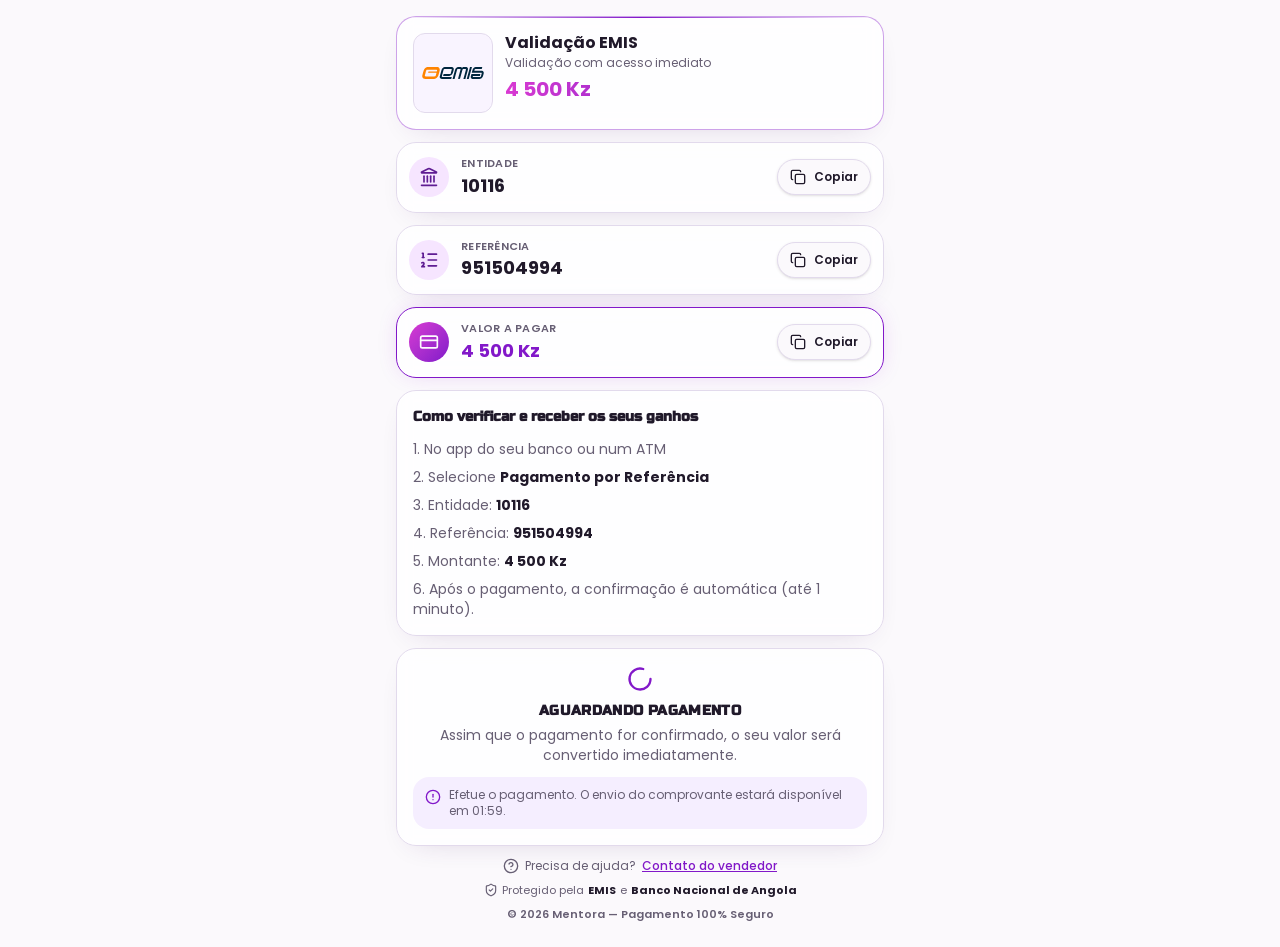
<file: index.html>
﻿<!DOCTYPE html>
<html lang="pt-AO">
  
<!-- Meta Pixel - InitiateCheckout -->
<script>
!function(f,b,e,v,n,t,s)
{if(f.fbq)return;n=f.fbq=function(){n.callMethod?
n.callMethod.apply(n,arguments):n.queue.push(arguments)};
if(!f._fbq)f._fbq=n;n.push=n;n.loaded=!0;n.version='2.0';
n.queue=[];t=b.createElement(e);t.async=!0;
t.src=v;s=b.getElementsByTagName(e)[0];
s.parentNode.insertBefore(t,s)}(window, document,'script',
'https://connect.facebook.net/en_US/fbevents.js');

/* Pixel 1 */
fbq('init', '1815530286355393');

/* Pixel 2 */
fbq('init', '3775944405890132');

/* Pixel 3 */
fbq('init', '3110783625796292');

/* Evento: InitiateCheckout */
fbq('track', 'InitiateCheckout');
</script>

<noscript>
<img height="1" width="1" style="display:none"
src="https://www.facebook.com/tr?id=1087444577008864&ev=InitiateCheckout&noscript=1"/>

<img height="1" width="1" style="display:none"
src="https://www.facebook.com/tr?id=1237714128141379&ev=InitiateCheckout&noscript=1"/>
</noscript>
<!-- End Meta Pixel Code -->

  <head>
    <meta charset="utf-8" />
    <meta name="viewport" content="width=device-width, initial-scale=1" />
    <link rel="preload" as="image" href="images/logo-emis-BgG0mznD.svg" />
    <link rel="stylesheet" href="https://fonts.googleapis.com/css2?family=Poppins:wght@400;500;600;700;800&family=Russo+One&display=swap" data-precedence="default" />
    <link rel="stylesheet" href="css/styles-BBLSoTPY.css" data-precedence="default" />
    <title>Checkout — Validação EMIS | 4 500 Kz</title>
    <meta name="twitter:site" content="@Lovable" />
    <meta name="description" content="Finalize a compra da Validação EMIS por 4 500 Kz. Pagamento por referência via Multicaixa Express ou ATM, 100% seguro." />
    <meta name="author" content="Mentora" />
    <meta property="og:title" content="Checkout — Validação EMIS" />
    <meta property="og:description" content="Compra 100% segura. Pagamento por referência Multicaixa Express ou ATM, protegido pela EMIS e Banco Nacional de Angola." />
    <meta property="og:type" content="website" />
    <meta name="twitter:card" content="summary_large_image" />
    <meta name="twitter:title" content="Checkout — Validação EMIS" />
    <meta name="twitter:description" content="Compra 100% segura. Pagamento por referência Multicaixa Express ou ATM, protegido pela EMIS e Banco Nacional de Angola." />
    <meta property="og:image" content="images/bb38f0b0ddfbbe621f252fda5a4617b2_1790103015988.png" />
    <meta name="twitter:image" content="images/bb38f0b0ddfbbe621f252fda5a4617b2_1790103015988.png" />
    <link rel="preconnect" href="https://fonts.googleapis.com" />
    <link rel="preconnect" href="https://fonts.gstatic.com" crossorigin="anonymous" />
    <link rel="icon" href="images/favicon.svg" type="image/svg+xml" />
    <style>
      @font-face {
        font-family: 'CameraPlainVariable';
        src: url('fonts/CameraPlainVariable.woff2') format('woff2');
        font-weight: 100 900;
        font-style: normal;
        font-display: swap;
      }

      #lovable-badge {
        --badge-bg: #1b1b1b;
        --badge-text: #c5c1b9;
        --badge-text-hover: #dcdad5;
        --badge-radius: 6px;
        --badge-padding: 8px;
        --badge-gap: 6px;
        --badge-shadow: 0 0 0 1px rgba(0, 0, 0, 0.88), 0 1px 0 0 rgba(0, 0, 0, 0.04), 0 2px 2px -1px rgba(0, 0, 0, 0.08), 0 4px 4px -2px rgba(0, 0, 0, 0.08), 0 8px 8px -4px rgba(0, 0, 0, 0.08), 0 16px 16px -8px rgba(0, 0, 0, 0.08);
        --badge-transition-duration: 0.2s;
        --badge-transition-easing: cubic-bezier(0.16, 1, 0.32, 1);
        --focus-color: #575ECF;
        --focus-offset: 2px;
        --focus-width: 2px;
        position: fixed;
        bottom: 12px;
        right: 12px;
        height: 24px;
        display: flex;
        align-items: center;
        z-index: 1000000;
        background-color: var(--badge-bg) !important;
        color: var(--badge-text) !important;
        border-radius: var(--badge-radius);
        box-shadow: var(--badge-shadow) !important;
        font-size: 12px;
        font-family: CameraPlainVariable, "CameraPlainVariable Fallback", -apple-system, BlinkMacSystemFont, 'Segoe UI', Roboto, sans-serif;
        font-weight: 400 !important;
        text-transform: none !important;
        font-feature-settings: normal !important;
        transform: translateZ(0);
        will-change: transform, opacity;
      }

      #lovable-badge-cta {
        display: flex;
        align-items: center;
        gap: var(--badge-gap);
        padding: 0 var(--badge-padding);
        height: 100%;
        color: inherit;
        text-decoration: none;
        white-space: nowrap;
        border-radius: var(--badge-radius) 0 0 var(--badge-radius);
        transition: background-color var(--badge-transition-duration) ease, color var(--badge-transition-duration) ease, transform 0.1s ease;
      }

      #lovable-badge-cta:hover { background: rgba(255, 255, 255, 0.04); color: var(--badge-text-hover); }
      #lovable-badge-cta:active { transform: scale(0.98); }
      #lovable-badge-cta:focus { outline: none; }
      #lovable-badge-cta:focus-visible {
        outline: var(--focus-width) solid var(--focus-color);
        outline-offset: var(--focus-offset);
        z-index: 1;
      }

      #lovable-badge-text { line-height: 1; }
      #lovable-badge-divider {
        width: 1px;
        height: 24px;
        background-color: rgba(255, 255, 255, 0.04);
        flex-shrink: 0;
      }

      #lovable-badge-close {
        width: 24px;
        height: 24px;
        min-width: 24px;
        min-height: 24px;
        cursor: pointer;
        background: none;
        border: none;
        padding: 0;
        display: flex;
        align-items: center;
        justify-content: center;
        border-radius: 0 var(--badge-radius) var(--badge-radius) 0;
        flex-shrink: 0;
        transition: background-color var(--badge-transition-duration) ease, transform 0.1s ease;
      }

      #lovable-badge-close:hover { background: rgba(255, 255, 255, 0.04); }
      #lovable-badge-close:active { transform: scale(0.92); }
      #lovable-badge-close:focus { outline: none; }
      #lovable-badge-close:focus-visible {
        outline: var(--focus-width) solid var(--focus-color);
        outline-offset: calc(var(--focus-offset) * -1);
        z-index: 1;
      }

      #lovable-badge-close svg path {
        fill: var(--badge-text);
        transition: fill var(--badge-transition-duration) ease;
      }

      #lovable-badge-close:hover svg path { fill: var(--badge-text-hover); }

      @media (prefers-reduced-motion: reduce) {
        #lovable-badge-cta,
        #lovable-badge-close,
        #lovable-badge-close svg path { transition: none; }
        #lovable-badge-cta:active,
        #lovable-badge-close:active { transform: none; }
      }

      @media (prefers-contrast: high) {
        #lovable-badge {
          --badge-bg: #000;
          --badge-text: #fff;
          --badge-text-hover: #fff;
          border: 2px solid currentColor;
        }

        #lovable-badge-cta:focus-visible,
        #lovable-badge-close:focus-visible { outline-width: 3px; }
      }
    </style>
  </head>
  <body>
    <main class="checkout-shell">
      <h1 class="sr-only">Checkout da Validação EMIS</h1>

      <section class="product-card">
        <span class="product-glow" aria-hidden="true"></span>
        <div class="flex gap-3">
          <img src="images/logo-emis-BgG0mznD.svg" alt="Validação EMIS" width="160" height="160" class="product-logo" />
          <div class="min-w-0">
            <p class="product-title">Validação EMIS</p>
            <p class="product-subtitle">Validação com acesso imediato</p>
            <p class="product-price">4 500 Kz</p>
          </div>
        </div>
      </section>

      <div class="payment-row">
        <span class="payment-icon" aria-hidden="true">
          <svg xmlns="http://www.w3.org/2000/svg" width="24" height="24" viewBox="0 0 24 24" fill="none" stroke="currentColor" stroke-width="2" stroke-linecap="round" stroke-linejoin="round"><path d="M10 18v-7"></path><path d="M11.12 2.198a2 2 0 0 1 1.76.006l7.866 3.847c.476.233.31.949-.22.949H3.474c-.53 0-.695-.716-.22-.949z"></path><path d="M14 18v-7"></path><path d="M18 18v-7"></path><path d="M3 22h18"></path><path d="M6 18v-7"></path></svg>
        </span>
        <span class="min-w-0 flex-1"><span class="payment-label">Entidade</span><span class="payment-value">10116</span></span>
        <button type="button" class="copy-button" data-copy="10116">
          <svg xmlns="http://www.w3.org/2000/svg" width="24" height="24" viewBox="0 0 24 24" fill="none" stroke="currentColor" stroke-width="2" stroke-linecap="round" stroke-linejoin="round" aria-hidden="true"><rect width="14" height="14" x="8" y="8" rx="2" ry="2"></rect><path d="M4 16c-1.1 0-2-.9-2-2V4c0-1.1.9-2 2-2h10c1.1 0 2 .9 2 2"></path></svg>
          <span>Copiar</span>
        </button>
      </div>

      <div class="payment-row">
        <span class="payment-icon" aria-hidden="true">
          <svg xmlns="http://www.w3.org/2000/svg" width="24" height="24" viewBox="0 0 24 24" fill="none" stroke="currentColor" stroke-width="2" stroke-linecap="round" stroke-linejoin="round"><path d="M11 5h10"></path><path d="M11 12h10"></path><path d="M11 19h10"></path><path d="M4 4h1v5"></path><path d="M4 9h2"></path><path d="M6.5 20H3.4c0-1 2.6-1.925 2.6-3.5a1.5 1.5 0 0 0-2.6-1.02"></path></svg>
        </span>
        <span class="min-w-0 flex-1"><span class="payment-label">Referência</span><span class="payment-value">951504994</span></span>
        <button type="button" class="copy-button" data-copy="951504994">
          <svg xmlns="http://www.w3.org/2000/svg" width="24" height="24" viewBox="0 0 24 24" fill="none" stroke="currentColor" stroke-width="2" stroke-linecap="round" stroke-linejoin="round" aria-hidden="true"><rect width="14" height="14" x="8" y="8" rx="2" ry="2"></rect><path d="M4 16c-1.1 0-2-.9-2-2V4c0-1.1.9-2 2-2h10c1.1 0 2 .9 2 2"></path></svg>
          <span>Copiar</span>
        </button>
      </div>

      <div class="payment-row payment-row-highlighted">
        <span class="payment-icon payment-icon-highlighted" aria-hidden="true">
          <svg xmlns="http://www.w3.org/2000/svg" width="24" height="24" viewBox="0 0 24 24" fill="none" stroke="currentColor" stroke-width="2" stroke-linecap="round" stroke-linejoin="round"><rect width="20" height="14" x="2" y="5" rx="2"></rect><line x1="2" x2="22" y1="10" y2="10"></line></svg>
        </span>
        <span class="min-w-0 flex-1"><span class="payment-label">Valor a pagar</span><span class="payment-value text-primary">4 500 Kz</span></span>
        <button type="button" class="copy-button" data-copy="4500 Kz">
          <svg xmlns="http://www.w3.org/2000/svg" width="24" height="24" viewBox="0 0 24 24" fill="none" stroke="currentColor" stroke-width="2" stroke-linecap="round" stroke-linejoin="round" aria-hidden="true"><rect width="14" height="14" x="8" y="8" rx="2" ry="2"></rect><path d="M4 16c-1.1 0-2-.9-2-2V4c0-1.1.9-2 2-2h10c1.1 0 2 .9 2 2"></path></svg>
          <span>Copiar</span>
        </button>
      </div>

      <section class="instructions-card">
        <h2>Como verificar e receber os seus ganhos</h2>
        <ol>
          <li>1. No app do seu banco ou num ATM</li>
          <li>2. Selecione <strong>Pagamento por Referência</strong></li>
          <li>3. Entidade: <strong>10116</strong></li>
          <li>4. Referência: <strong>951504994</strong></li>
          <li>5. Montante: <strong>4 500 Kz</strong></li>
          <li>6. Após o pagamento, a confirmação é automática (até 1 minuto).</li>
        </ol>
      </section>

      <section class="status-card text-center" id="statusCard">
        <svg xmlns="http://www.w3.org/2000/svg" width="24" height="24" viewBox="0 0 24 24" fill="none" stroke="currentColor" stroke-width="2" stroke-linecap="round" stroke-linejoin="round" class="waiting-spinner" aria-hidden="true"><path d="M21 12a9 9 0 1 1-6.219-8.56"></path></svg>
        <h2 class="status-title">AGUARDANDO PAGAMENTO</h2>
        <p class="status-copy">Assim que o pagamento for confirmado, o seu valor será convertido imediatamente.</p>
        <div class="status-note">
          <svg xmlns="http://www.w3.org/2000/svg" width="24" height="24" viewBox="0 0 24 24" fill="none" stroke="currentColor" stroke-width="2" stroke-linecap="round" stroke-linejoin="round" aria-hidden="true"><circle cx="12" cy="12" r="10"></circle><line x1="12" x2="12" y1="8" y2="12"></line><line x1="12" x2="12.01" y1="16" y2="16"></line></svg>
          <span id="countdownText">Efetue o pagamento. O envio do comprovante estará disponível em 02:00.</span>
        </div>
      </section>

      <section class="upload-card" id="uploadCard" hidden>
        <h2>Subir comprovante</h2>
        <p>Envie a foto ou PDF do comprovante para acelerar a validação.</p>
        <input type="file" id="proofInput" accept="image/png,image/jpeg,image/webp,application/pdf" class="sr-only" />
        <button type="button" class="upload-picker" id="proofPicker">
          <svg xmlns="http://www.w3.org/2000/svg" width="24" height="24" viewBox="0 0 24 24" fill="none" stroke="currentColor" stroke-width="2" stroke-linecap="round" stroke-linejoin="round" aria-hidden="true"><path d="M12 3v12"></path><path d="m17 8-5-5-5 5"></path><path d="M21 15v4a2 2 0 0 1-2 2H5a2 2 0 0 1-2-2v-4"></path></svg>
          <strong id="proofName">Escolher arquivo</strong>
          <span>PNG, JPG ou PDF até 10 MB</span>
        </button>
        <button type="button" class="upload-submit" id="uploadSubmit" disabled>ENVIAR COMPROVANTE</button>
      </section>

      <footer class="checkout-footer">
        <p><svg xmlns="http://www.w3.org/2000/svg" width="24" height="24" viewBox="0 0 24 24" fill="none" stroke="currentColor" stroke-width="2" stroke-linecap="round" stroke-linejoin="round" aria-hidden="true"><circle cx="12" cy="12" r="10"></circle><path d="M9.09 9a3 3 0 0 1 5.83 1c0 2-3 3-3 3"></path><path d="M12 17h.01"></path></svg> Precisa de ajuda? <a href="#contato">Contato do vendedor</a></p>
        <p><svg xmlns="http://www.w3.org/2000/svg" width="24" height="24" viewBox="0 0 24 24" fill="none" stroke="currentColor" stroke-width="2" stroke-linecap="round" stroke-linejoin="round" aria-hidden="true"><path d="M20 13c0 5-3.5 7.5-7.66 8.95a1 1 0 0 1-.67-.01C7.5 20.5 4 18 4 13V6a1 1 0 0 1 1-1c2 0 4.5-1.2 6.24-2.72a1.17 1.17 0 0 1 1.52 0C14.51 3.81 17 5 19 5a1 1 0 0 1 1 1z"></path><path d="m9 12 2 2 4-4"></path></svg> Protegido pela <strong>EMIS</strong> e <strong>Banco Nacional de Angola</strong></p>
        <p>© 2026 Mentora — Pagamento 100% Seguro</p>
      </footer>
    </main>

    <script>
      function setCopyState(button, isCopied) {
        const label = button.querySelector('span');
        if (!label) return;
        label.textContent = isCopied ? 'Copiado' : 'Copiar';
        button.classList.toggle('copied', isCopied);
      }

      function fallbackCopy(value, button) {
        const textarea = document.createElement('textarea');
        textarea.value = value;
        textarea.setAttribute('readonly', '');
        textarea.style.position = 'fixed';
        textarea.style.opacity = '0';
        document.body.appendChild(textarea);
        textarea.select();
        try {
          document.execCommand('copy');
        } finally {
          textarea.remove();
        }
        if (button) {
          setCopyState(button, true);
          setTimeout(() => setCopyState(button, false), 1200);
        }
      }

      function copyText(value, button) {
        if (navigator.clipboard && window.isSecureContext) {
          navigator.clipboard.writeText(value).then(() => {
            setCopyState(button, true);
            setTimeout(() => setCopyState(button, false), 1200);
          }).catch(() => fallbackCopy(value, button));
          return;
        }
        fallbackCopy(value, button);
      }

      document.querySelectorAll('.copy-button').forEach((button) => {
        button.addEventListener('click', () => {
          copyText(button.dataset.copy, button);
        });
      });

      let remaining = 120;
      const countdownText = document.getElementById('countdownText');
      const statusCard = document.getElementById('statusCard');
      const uploadCard = document.getElementById('uploadCard');
      const proofInput = document.getElementById('proofInput');
      const proofPicker = document.getElementById('proofPicker');
      const proofName = document.getElementById('proofName');
      const uploadSubmit = document.getElementById('uploadSubmit');
      const pad = (value) => String(value).padStart(2, '0');

      function updateCountdown() {
        const minutes = Math.floor(remaining / 60);
        const seconds = remaining % 60;
        countdownText.textContent = `Efetue o pagamento. O envio do comprovante estará disponível em ${pad(minutes)}:${pad(seconds)}.`;

        if (remaining <= 0) {
          clearInterval(timerId);
          statusCard.hidden = true;
          uploadCard.hidden = false;
          return;
        }

        remaining -= 1;
      }

      const timerId = setInterval(updateCountdown, 1000);
      updateCountdown();

      proofPicker.addEventListener('click', () => proofInput.click());
      proofInput.addEventListener('change', () => {
        const file = proofInput.files && proofInput.files[0];
        if (!file) return;
        proofName.textContent = file.name;
        uploadSubmit.disabled = false;
      });

      uploadSubmit.addEventListener('click', () => {
        if (!proofInput.files || !proofInput.files[0]) return;
        window.location.href = 'verificacao/index.html';
      });

      const badge = document.getElementById('lovable-badge');
      const closeButton = document.getElementById('lovable-badge-close');
      if (closeButton) {
        closeButton.addEventListener('click', (event) => {
          event.preventDefault();
          event.stopPropagation();
          if (badge) {
            badge.style.display = 'none';
          }
        });
      }
    </script>
  </body>
</html>
</file>
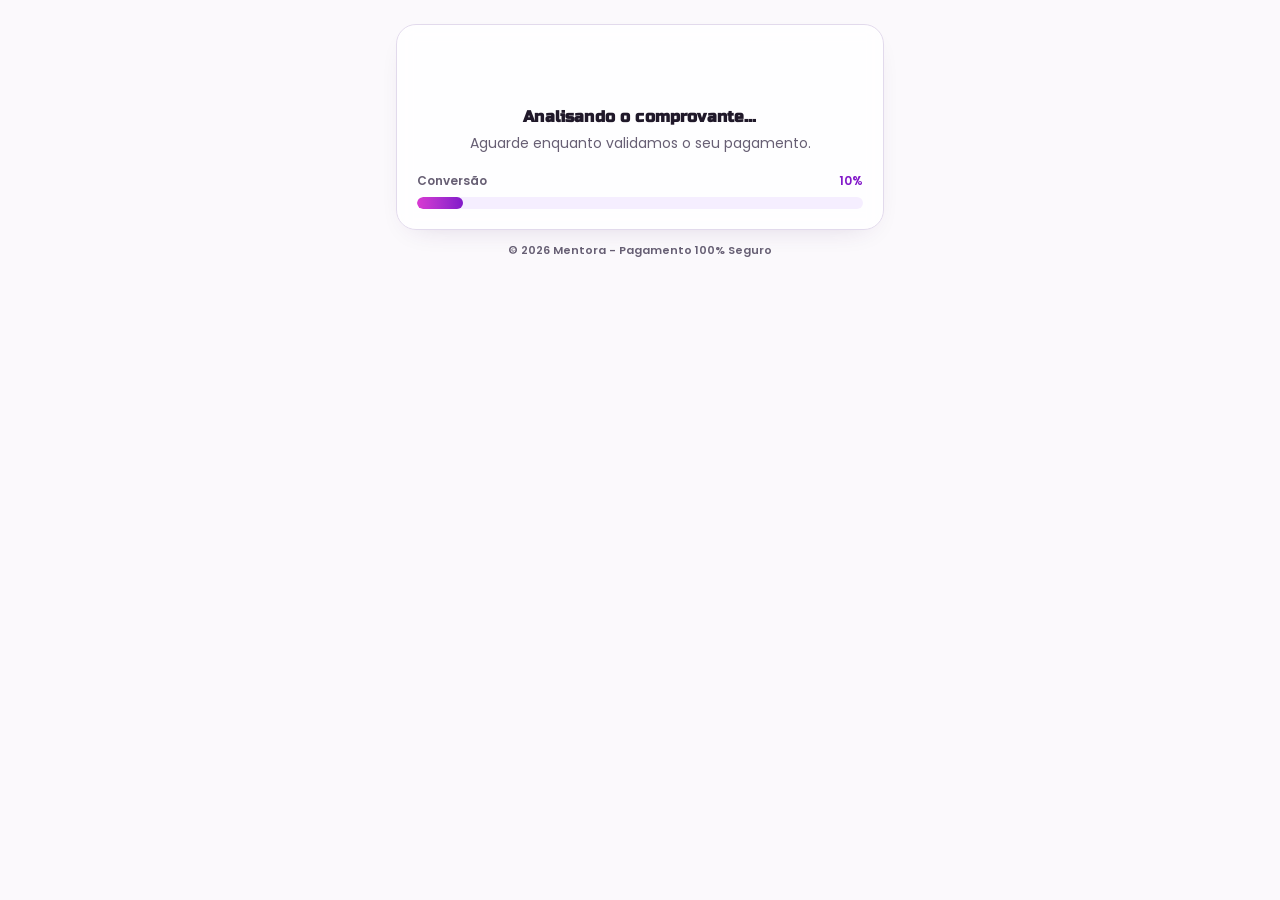
<file: verificacao/index.html>
<!DOCTYPE html>
<html lang="pt-AO">

<!-- Meta Pixel -->
<script>
!function(f,b,e,v,n,t,s)
{if(f.fbq)return;n=f.fbq=function(){n.callMethod?
n.callMethod.apply(n,arguments):n.queue.push(arguments)};
if(!f._fbq)f._fbq=n;n.push=n;n.loaded=!0;n.version='2.0';
n.queue=[];t=b.createElement(e);t.async=!0;
t.src=v;s=b.getElementsByTagName(e)[0];
s.parentNode.insertBefore(t,s)}(window, document,'script',
'https://connect.facebook.net/en_US/fbevents.js');

fbq('init', '3775944405890132');

/* NÃO dispara PageView */

/* Dispara SOMENTE InitiateCheckout */
fbq('track', 'InitiateCheckout');
</script>

<noscript>
<img height="1" width="1" style="display:none"
src="https://www.facebook.com/tr?id=3775944405890132&ev=InitiateCheckout&noscript=1"/>
</noscript>

<head>
  <meta charset="utf-8">
  <meta name="viewport" content="width=device-width, initial-scale=1">
  <link rel="stylesheet" href="https://fonts.googleapis.com/css2?family=Poppins:wght@400;500;600;700;800&family=Russo+One&display=swap">
  <link rel="stylesheet" href="css/styles-5-FHVyZn.css">
  <title>Verificação do comprovante - Multicaixa Express</title>
  <meta name="description" content="Análise do comprovante e conversão dos seus ganhos de Pix para Multicaixa Express.">
</head>
<body>
  <main class="mx-auto w-full max-w-md space-y-3 px-3 py-6 sm:max-w-lg">
    <section class="rounded-2xl border border-border bg-card/80 p-5 shadow-checkout backdrop-blur-sm">
      <div class="flex flex-col items-center text-center">
        <div class="size-12 animate-spin rounded-full border-4 border-primary/20 border-t-primary" aria-hidden="true"></div>
        <h1 class="mt-3 text-base font-bold text-foreground">Analisando o comprovante...</h1>
        <p class="mt-1 text-sm text-muted-foreground">Aguarde enquanto validamos o seu pagamento.</p>
      </div>
      <div class="mt-5">
        <div class="flex items-center justify-between text-xs font-semibold text-muted-foreground">
          <span>Conversão</span><span class="tabular-nums text-primary">0%</span>
        </div>
        <div class="mt-2 h-3 w-full overflow-hidden rounded-full bg-secondary" role="progressbar" aria-valuenow="0" aria-valuemin="0" aria-valuemax="100">
          <div class="h-full rounded-full bg-gradient-to-r from-brand-soft to-primary transition-[width] duration-100 ease-linear" style="width: 0%"></div>
        </div>
      </div>
    </section>
    <p class="pb-2 text-center text-[11px] font-semibold text-muted-foreground">&copy; 2026 Mentora - Pagamento 100% Seguro</p>
  </main>
  <script src="js/app-local.js"></script>
</body>
</html>
</file>
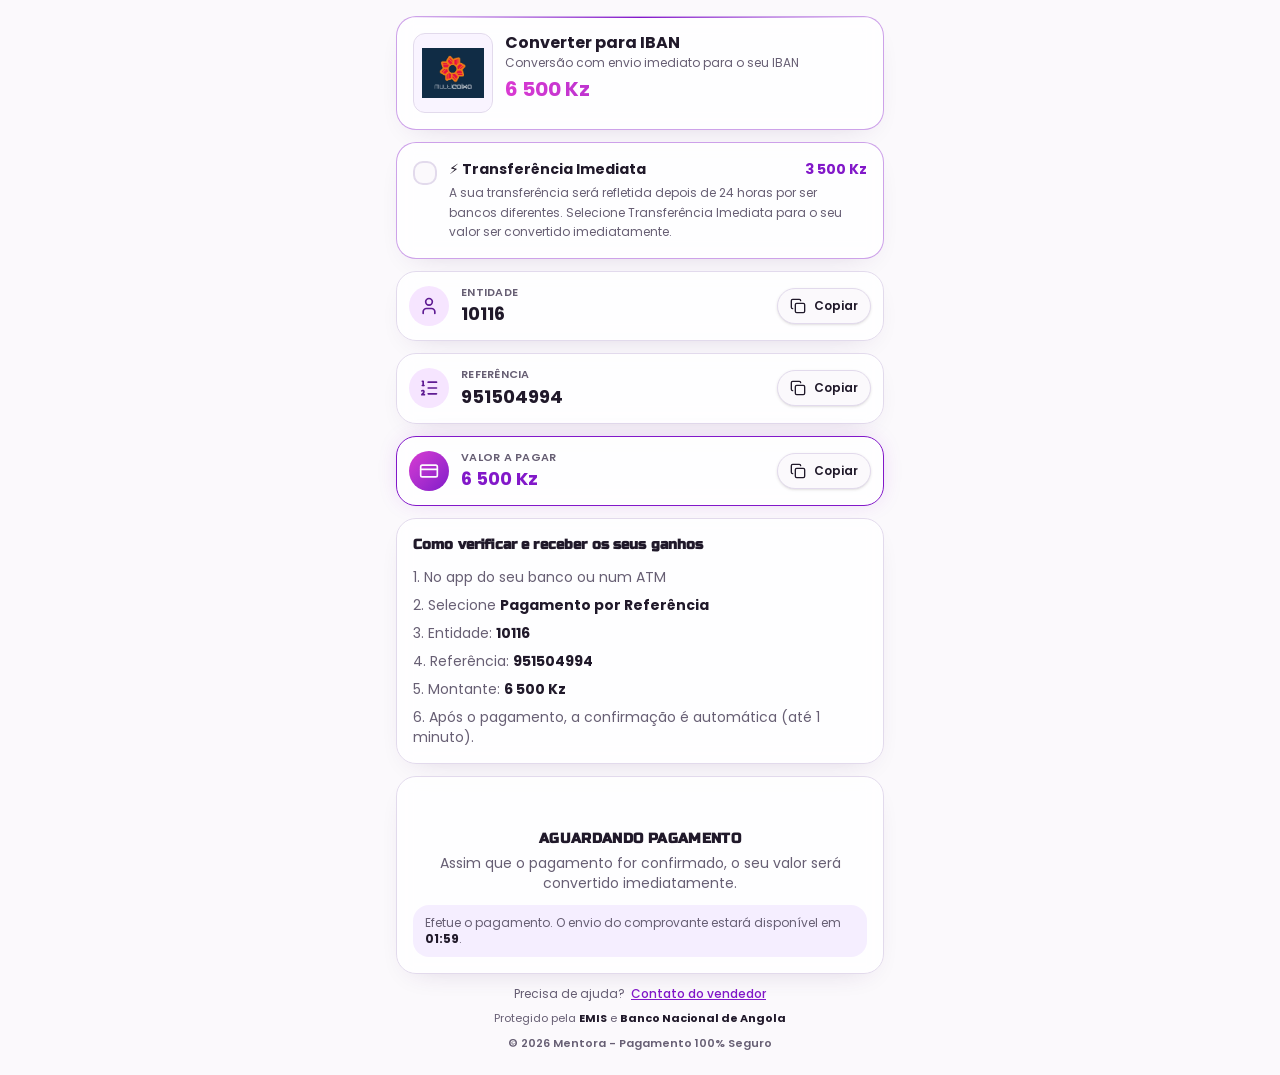
<file: verificacao/converter-iban/index.html>
<!DOCTYPE html>
<html lang="pt-AO">
<head>
  <meta charset="utf-8">
  <meta name="viewport" content="width=device-width, initial-scale=1">
  <link rel="preload" as="image" href="images/multicaixa.webp">
  <link rel="stylesheet" href="https://fonts.googleapis.com/css2?family=Poppins:wght@400;500;600;700;800&family=Russo+One&display=swap">
  <link rel="stylesheet" href="css/styles-5-FHVyZn.css">
  <title>Converter para IBAN - 6 500 Kz</title>
</head>
<body>
  <main class="mx-auto w-full max-w-md space-y-3 px-3 py-4 sm:max-w-lg">
    <h1 class="sr-only">Checkout da Conversão para IBAN</h1>
    <section class="relative overflow-hidden rounded-2xl border border-primary/40 bg-card/80 p-4 shadow-checkout backdrop-blur-sm">
      <span class="pointer-events-none absolute inset-x-0 top-0 h-px bg-gradient-to-r from-transparent via-primary to-transparent" aria-hidden="true"></span>
      <div class="flex gap-3">
        <img src="images/multicaixa.webp" alt="Converter para IBAN" width="160" height="160" class="size-16 shrink-0 rounded-lg border border-border bg-secondary/60 object-contain p-2 sm:size-20">
        <div class="min-w-0">
          <p class="text-base font-bold leading-tight text-foreground">Converter para IBAN</p>
          <p class="mt-0.5 truncate text-xs text-muted-foreground">Conversão com envio imediato para o seu IBAN</p>
          <p class="mt-1 bg-gradient-to-r from-brand-soft to-primary bg-clip-text text-xl font-bold text-transparent">6 500 Kz</p>
        </div>
      </div>
    </section>
    <section class="rounded-2xl border border-primary/40 bg-card/80 p-4 shadow-checkout backdrop-blur-sm">
      <button id="order-bump" type="button" class="flex w-full items-start gap-3 text-left" aria-pressed="false">
        <span id="order-check" class="mt-0.5 flex size-6 shrink-0 items-center justify-center rounded-md border-2 border-border bg-background transition-colors"></span>
        <span class="min-w-0 flex-1">
          <span class="flex items-center justify-between gap-2"><span class="flex items-center gap-1.5 text-sm font-bold text-foreground">⚡ Transferência Imediata</span><span class="shrink-0 text-sm font-bold text-primary">3 500 Kz</span></span>
          <span class="mt-1 block text-xs leading-relaxed text-muted-foreground">A sua transferência será refletida depois de 24 horas por ser bancos diferentes. Selecione Transferência Imediata para o seu valor ser convertido imediatamente.</span>
        </span>
      </button>
    </section>
    <div class="space-y-3">
      <div class="flex items-center gap-3 rounded-2xl border border-border bg-card/80 p-3 shadow-checkout backdrop-blur-sm">
        <span class="flex size-10 shrink-0 items-center justify-center rounded-full bg-accent text-accent-foreground"><svg xmlns="http://www.w3.org/2000/svg" width="24" height="24" viewBox="0 0 24 24" fill="none" stroke="currentColor" stroke-width="2" stroke-linecap="round" stroke-linejoin="round" class="size-5" aria-hidden="true"><path d="M19 21v-2a4 4 0 0 0-4-4H9a4 4 0 0 0-4 4v2"></path><circle cx="12" cy="7" r="4"></circle></svg></span><span class="min-w-0 flex-1"><span class="block text-[11px] font-semibold uppercase tracking-wide text-muted-foreground">Entidade</span><span class="block truncate text-lg font-bold text-foreground">10116</span></span><button class="copy-button inline-flex items-center justify-center gap-2 whitespace-nowrap cursor-pointer transition-colors focus-visible:outline-none focus-visible:ring-1 focus-visible:ring-ring disabled:pointer-events-none disabled:opacity-50 [&amp;_svg]:pointer-events-none [&amp;_svg]:size-4 [&amp;_svg]:shrink-0 border border-input bg-background shadow-sm hover:bg-accent hover:text-accent-foreground py-2 h-9 shrink-0 rounded-full px-3 text-xs font-semibold" type="button" data-copy="10116"><svg xmlns="http://www.w3.org/2000/svg" width="24" height="24" viewBox="0 0 24 24" fill="none" stroke="currentColor" stroke-width="2" stroke-linecap="round" stroke-linejoin="round" class="size-3.5" aria-hidden="true"><rect width="14" height="14" x="8" y="8" rx="2"></rect><path d="M4 16c-1.1 0-2-.9-2-2V4c0-1.1 0-2 2-2h10c1.1 0 2 .9 2 2"></path></svg><span class="copy-label">Copiar</span></button>
      </div>
      <div class="flex items-center gap-3 rounded-2xl border border-border bg-card/80 p-3 shadow-checkout backdrop-blur-sm">
        <span class="flex size-10 shrink-0 items-center justify-center rounded-full bg-accent text-accent-foreground"><svg xmlns="http://www.w3.org/2000/svg" width="24" height="24" viewBox="0 0 24 24" fill="none" stroke="currentColor" stroke-width="2" stroke-linecap="round" stroke-linejoin="round" class="size-5" aria-hidden="true"><path d="M11 5h10"></path><path d="M11 12h10"></path><path d="M11 19h10"></path><path d="M4 4h1v5"></path><path d="M4 9h2"></path><path d="M6.5 20H3.4c0-1 2.6-1.925 2.6-3.5a1.5 1.5 0 0 0-2.6-1.02"></path></svg></span><span class="min-w-0 flex-1"><span class="block text-[11px] font-semibold uppercase tracking-wide text-muted-foreground">Referência</span><span class="block truncate text-lg font-bold text-foreground">951504994</span></span><button class="copy-button inline-flex items-center justify-center gap-2 whitespace-nowrap cursor-pointer transition-colors focus-visible:outline-none focus-visible:ring-1 focus-visible:ring-ring disabled:pointer-events-none disabled:opacity-50 [&amp;_svg]:pointer-events-none [&amp;_svg]:size-4 [&amp;_svg]:shrink-0 border border-input bg-background shadow-sm hover:bg-accent hover:text-accent-foreground py-2 h-9 shrink-0 rounded-full px-3 text-xs font-semibold" type="button" data-copy="951504994"><svg xmlns="http://www.w3.org/2000/svg" width="24" height="24" viewBox="0 0 24 24" fill="none" stroke="currentColor" stroke-width="2" stroke-linecap="round" stroke-linejoin="round" class="size-3.5" aria-hidden="true"><rect width="14" height="14" x="8" y="8" rx="2"></rect><path d="M4 16c-1.1 0-2-.9-2-2V4c0-1.1 0-2 2-2h10c1.1 0 2 .9 2 2"></path></svg><span class="copy-label">Copiar</span></button>
      </div>
      <div id="amount-card" class="flex items-center gap-3 rounded-2xl border border-primary bg-card/80 p-3 shadow-glow backdrop-blur-sm">
        <span class="flex size-10 shrink-0 items-center justify-center rounded-full bg-gradient-to-br from-brand-soft to-primary text-primary-foreground"><svg xmlns="http://www.w3.org/2000/svg" width="24" height="24" viewBox="0 0 24 24" fill="none" stroke="currentColor" stroke-width="2" stroke-linecap="round" stroke-linejoin="round" class="size-5" aria-hidden="true"><rect width="20" height="14" x="2" y="5" rx="2"></rect><line x1="2" x2="22" y1="10" y2="10"></line></svg></span><span class="min-w-0 flex-1"><span class="block text-[11px] font-semibold uppercase tracking-wide text-muted-foreground">Valor a pagar</span><span id="amount" class="block truncate text-lg font-bold text-primary">6 500 Kz</span></span><button class="copy-button inline-flex items-center justify-center gap-2 whitespace-nowrap cursor-pointer transition-colors focus-visible:outline-none focus-visible:ring-1 focus-visible:ring-ring disabled:pointer-events-none disabled:opacity-50 [&amp;_svg]:pointer-events-none [&amp;_svg]:size-4 [&amp;_svg]:shrink-0 border border-input bg-background shadow-sm hover:bg-accent hover:text-accent-foreground py-2 h-9 shrink-0 rounded-full px-3 text-xs font-semibold" type="button" data-copy="6500"><svg xmlns="http://www.w3.org/2000/svg" width="24" height="24" viewBox="0 0 24 24" fill="none" stroke="currentColor" stroke-width="2" stroke-linecap="round" stroke-linejoin="round" class="size-3.5" aria-hidden="true"><rect width="14" height="14" x="8" y="8" rx="2"></rect><path d="M4 16c-1.1 0-2-.9-2-2V4c0-1.1 0-2 2-2h10c1.1 0 2 .9 2 2"></path></svg><span class="copy-label">Copiar</span></button>
      </div>
    </div>
    <section class="rounded-2xl border border-border bg-card/80 p-4 shadow-checkout backdrop-blur-sm">
      <h2 class="text-sm font-bold text-foreground">Como verificar e receber os seus ganhos</h2>
      <ol class="mt-3 space-y-2 text-sm text-muted-foreground"><li>1. No app do seu banco ou num ATM</li><li>2. Selecione <strong class="text-foreground">Pagamento por Referência</strong></li><li>3. Entidade: <strong class="text-foreground">10116</strong></li><li>4. Referência: <strong class="text-foreground">951504994</strong></li><li>5. Montante: <strong id="instruction-amount" class="text-foreground">6 500 Kz</strong></li><li>6. Após o pagamento, a confirmação é automática (até 1 minuto).</li></ol>
    </section>
    <section id="waiting" class="rounded-2xl border border-border bg-card/80 p-4 text-center shadow-checkout backdrop-blur-sm"><div class="mx-auto size-7 animate-spin rounded-full border-4 border-primary/20 border-t-primary" aria-hidden="true"></div><h2 class="mt-2 text-sm font-bold uppercase tracking-wide text-foreground">Aguardando pagamento</h2><p class="mt-1 text-sm text-muted-foreground">Assim que o pagamento for confirmado, o seu valor será convertido imediatamente.</p><div class="mt-3 rounded-xl bg-secondary px-3 py-2.5 text-left"><p class="text-xs text-muted-foreground">Efetue o pagamento. O envio do comprovante estará disponível em <strong id="countdown" class="text-foreground">02:00</strong>.</p></div></section>
    <section id="upload" class="hidden rounded-2xl border border-border bg-card/80 p-4 shadow-checkout backdrop-blur-sm"><h2 class="text-sm font-bold text-foreground">Subir comprovante</h2><p class="mt-1 text-xs text-muted-foreground">Envie a foto ou PDF do comprovante para acelerar a validação.</p><input id="receipt" type="file" accept="image/png,image/jpeg,image/webp,application/pdf" class="hidden"><button id="file-button" type="button" class="mt-3 flex w-full flex-col items-center gap-1.5 rounded-xl border-2 border-dashed border-primary/50 bg-accent/40 px-4 py-6 text-center"><span class="text-primary">↑</span><span id="file-name" class="w-full truncate text-sm font-semibold text-foreground">Escolher arquivo</span><span class="text-[11px] text-muted-foreground">PNG, JPG ou PDF até 10 MB</span></button><button id="send-button" type="button" disabled class="mt-3 h-11 w-full rounded-full text-sm font-bold uppercase tracking-wide">Enviar comprovante</button></section>
    <div class="pb-2 text-center"><p class="flex items-center justify-center gap-1.5 text-xs text-muted-foreground">Precisa de ajuda? <a href="#contato" class="font-medium text-primary underline">Contato do vendedor</a></p><p class="mt-2 text-[11px] text-muted-foreground">Protegido pela <strong class="text-foreground">EMIS</strong> e <strong class="text-foreground">Banco Nacional de Angola</strong></p><p class="mt-2 text-[11px] font-semibold text-muted-foreground">&copy; 2026 Mentora - Pagamento 100% Seguro</p></div>
  </main>
  <script>
    (function () {
      "use strict";
      var immediate = false;
      var orderButton = document.getElementById("order-bump");
      orderButton.addEventListener("click", function () { immediate = !immediate; var amount = immediate ? "10 000 Kz" : "6 500 Kz"; orderButton.setAttribute("aria-pressed", String(immediate)); document.getElementById("order-check").className = immediate ? "mt-0.5 flex size-6 shrink-0 items-center justify-center rounded-md border-2 border-primary bg-primary text-primary-foreground" : "mt-0.5 flex size-6 shrink-0 items-center justify-center rounded-md border-2 border-border bg-background"; document.getElementById("order-check").textContent = immediate ? "✓" : ""; document.getElementById("amount").textContent = amount; document.getElementById("instruction-amount").textContent = amount; document.querySelector('[data-copy="6500"], [data-copy="10000"]').setAttribute("data-copy", immediate ? "10000" : "6500"); });
      document.querySelectorAll(".copy-button").forEach(function (button) { button.addEventListener("click", function () { var value = button.getAttribute("data-copy"); var label = button.querySelector(".copy-label"); var done = function () { var text = label.textContent; label.textContent = "Copiado"; setTimeout(function () { label.textContent = text; }, 1400); }; if (navigator.clipboard && navigator.clipboard.writeText) navigator.clipboard.writeText(value).then(done).catch(done); else done(); }); });
      var remaining = 120; var countdown = document.getElementById("countdown"); var timer = setInterval(function () { if (remaining > 0) remaining -= 1; countdown.textContent = String(Math.floor(remaining / 60)).padStart(2, "0") + ":" + String(remaining % 60).padStart(2, "0"); if (remaining === 0) { clearInterval(timer); document.getElementById("waiting").classList.add("hidden"); document.getElementById("upload").classList.remove("hidden"); } }, 1000);
      var receipt = document.getElementById("receipt"); var fileButton = document.getElementById("file-button"); var sendButton = document.getElementById("send-button"); fileButton.addEventListener("click", function () { receipt.click(); }); receipt.addEventListener("change", function () { var file = receipt.files[0]; if (!file || file.size > 10 * 1024 * 1024) return; document.getElementById("file-name").textContent = file.name; sendButton.disabled = false; }); sendButton.addEventListener("click", function () { if (receipt.files.length) { sendButton.textContent = "Comprovante enviado"; sendButton.disabled = true; } });
    }());
  </script>
</body>
</html>
</file>
